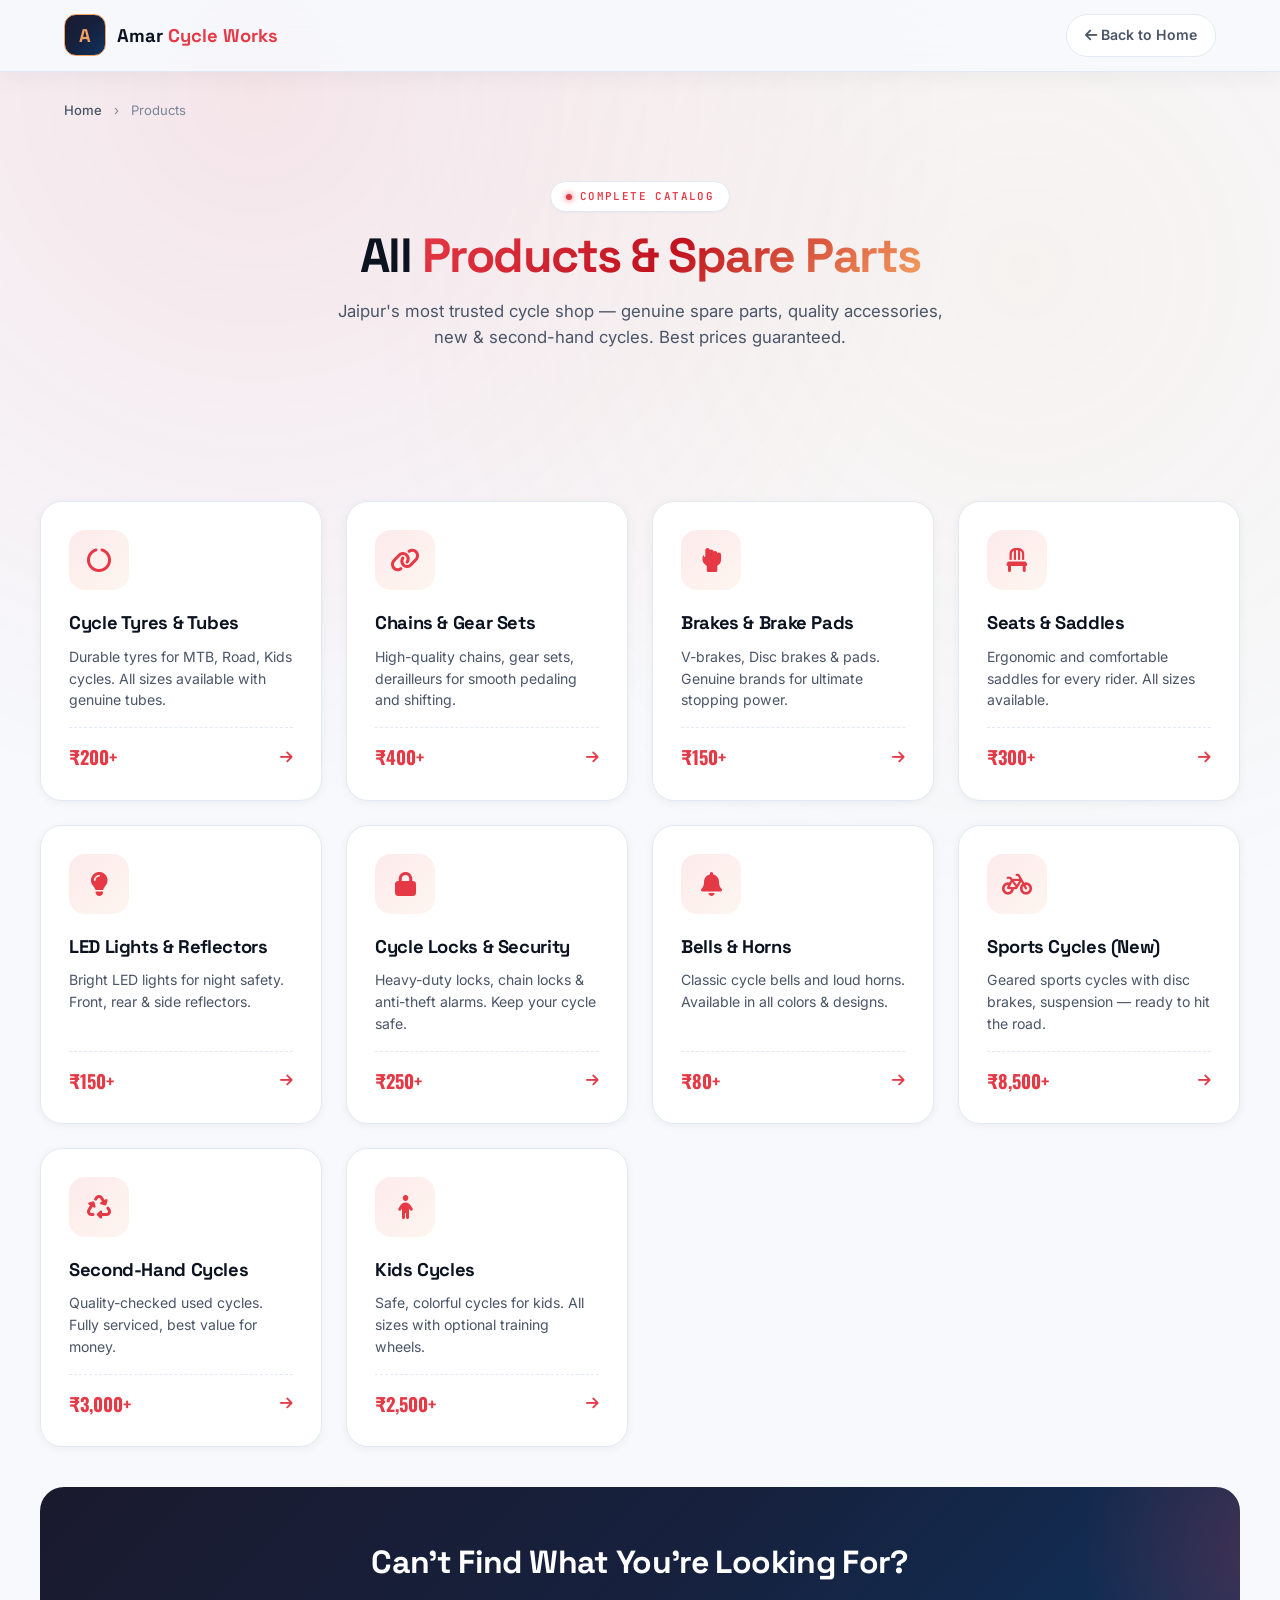
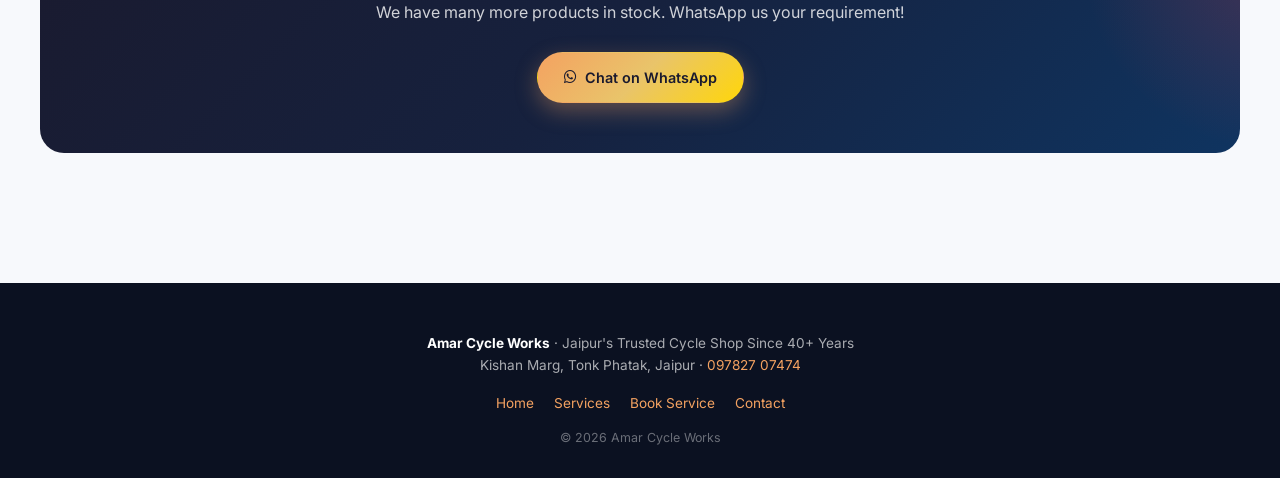
<file: products/index.html>
<!DOCTYPE html>
<html lang="en">
<head>
<meta charset="UTF-8">
<meta name="viewport" content="width=device-width, initial-scale=1.0">
<title>All Cycle Products & Spare Parts in Jaipur | Amar Cycle Works</title>
<meta name="description" content="Complete range of cycle spare parts & accessories in Jaipur. Tyres, chains, brakes, seats, lights, locks, bells, sports cycles, kids cycles, second-hand cycles. Best prices.">
<meta name="keywords" content="cycle spare parts jaipur, cycle accessories jaipur, cycle tyres jaipur, cycle chain jaipur, cycle brakes jaipur, cycle seats jaipur, sports cycles jaipur, kids cycles jaipur, second hand cycles jaipur">
<meta name="robots" content="index, follow">
<link rel="canonical" href="https://yashsaini0756.github.io/amar-cycle-works/products/">
<link rel="preconnect" href="https://fonts.googleapis.com">
<link rel="preconnect" href="https://fonts.gstatic.com" crossorigin>
<link href="https://fonts.googleapis.com/css2?family=Space+Grotesk:wght@400;500;600;700;800&family=Inter:wght@300;400;500;600;700&family=JetBrains+Mono:wght@400;500;600;700&family=Oswald:wght@500;600;700&display=swap" rel="stylesheet">
<link rel="stylesheet" href="https://cdnjs.cloudflare.com/ajax/libs/font-awesome/6.5.2/css/all.min.css">
<link rel="stylesheet" href="product.css">
<style>
.products-hero{text-align:center;padding:60px 0 30px;position:relative;z-index:1;}
.products-hero h1{font-size:clamp(2rem,5vw,3rem);font-weight:800;letter-spacing:-1.5px;line-height:1.15;margin-bottom:14px;}
.products-hero h1 span{background:linear-gradient(135deg,#e63946,#c1121f 50%,#f4a261);-webkit-background-clip:text;background-clip:text;color:transparent;}
.products-hero p{color:#4a5568;font-size:1.05rem;max-width:640px;margin:0 auto;}
.products-grid{display:grid;grid-template-columns:repeat(auto-fill,minmax(260px,1fr));gap:24px;margin-top:50px;}
.product-tile{background:#fff;border:1px solid #e3e9f2;border-radius:22px;padding:28px;transition:.35s cubic-bezier(.16,.84,.44,1);position:relative;overflow:hidden;display:flex;flex-direction:column;text-align:left;box-shadow:0 2px 10px rgba(15,23,42,.05);}
.product-tile::before{content:'';position:absolute;top:0;left:0;width:100%;height:4px;background:linear-gradient(135deg,#e63946,#f4a261);transform:scaleX(0);transform-origin:left;transition:.5s cubic-bezier(.16,.84,.44,1);}
.product-tile:hover{transform:translateY(-8px);border-color:rgba(230,57,70,.25);box-shadow:0 20px 50px rgba(15,23,42,.12);}
.product-tile:hover::before{transform:scaleX(1);}
.tile-icon{width:60px;height:60px;background:linear-gradient(135deg,rgba(230,57,70,.1),rgba(244,162,97,.1));border-radius:16px;display:flex;align-items:center;justify-content:center;font-size:1.5rem;color:#e63946;margin-bottom:18px;transition:.4s;}
.product-tile:hover .tile-icon{background:linear-gradient(135deg,#e63946,#c1121f);color:#fff;transform:scale(1.1) rotate(-8deg);}
.product-tile h3{font-size:1.15rem;margin-bottom:8px;color:#0b1220;}
.product-tile p{font-size:.88rem;color:#4a5568;margin-bottom:16px;flex-grow:1;line-height:1.55;}
.product-tile .tile-footer{display:flex;justify-content:space-between;align-items:center;padding-top:14px;border-top:1px dashed #e3e9f2;}
.product-tile .price{font-family:'Oswald',sans-serif;font-size:1.15rem;font-weight:700;color:#e63946;}
.product-tile .arrow{color:#e63946;font-size:.9rem;transition:.3s;}
.product-tile:hover .arrow{transform:translateX(5px);}
</style>
</head>
<body>

<header>
  <nav>
    <a href="../index.html" class="logo">
      <span class="logo-mark">A</span>
      <span class="logo-text">Amar <span>Cycle Works</span></span>
    </a>
    <a href="../index.html" class="nav-back"><i class="fas fa-arrow-left"></i> Back to Home</a>
  </nav>
</header>

<div class="breadcrumb">
  <a href="../index.html">Home</a> <span>›</span> Products
</div>

<section class="products-hero wrap">
  <span class="product-eyebrow">Complete Catalog</span>
  <h1>All <span>Products & Spare Parts</span></h1>
  <p>Jaipur's most trusted cycle shop — genuine spare parts, quality accessories, new & second-hand cycles. Best prices guaranteed.</p>
</section>

<section class="product-section wrap">
  <div class="products-grid">
    <a href="cycle-tyres.html" class="product-tile"><div class="tile-icon"><i class="fas fa-circle-notch"></i></div><h3>Cycle Tyres & Tubes</h3><p>Durable tyres for MTB, Road, Kids cycles. All sizes available with genuine tubes.</p><div class="tile-footer"><span class="price">₹200+</span><i class="fas fa-arrow-right arrow"></i></div></a>
    <a href="cycle-chains.html" class="product-tile"><div class="tile-icon"><i class="fas fa-link"></i></div><h3>Chains & Gear Sets</h3><p>High-quality chains, gear sets, derailleurs for smooth pedaling and shifting.</p><div class="tile-footer"><span class="price">₹400+</span><i class="fas fa-arrow-right arrow"></i></div></a>
    <a href="cycle-brakes.html" class="product-tile"><div class="tile-icon"><i class="fas fa-hand-rock"></i></div><h3>Brakes & Brake Pads</h3><p>V-brakes, Disc brakes & pads. Genuine brands for ultimate stopping power.</p><div class="tile-footer"><span class="price">₹150+</span><i class="fas fa-arrow-right arrow"></i></div></a>
    <a href="cycle-seats.html" class="product-tile"><div class="tile-icon"><i class="fas fa-chair"></i></div><h3>Seats & Saddles</h3><p>Ergonomic and comfortable saddles for every rider. All sizes available.</p><div class="tile-footer"><span class="price">₹300+</span><i class="fas fa-arrow-right arrow"></i></div></a>
    <a href="cycle-lights.html" class="product-tile"><div class="tile-icon"><i class="fas fa-lightbulb"></i></div><h3>LED Lights & Reflectors</h3><p>Bright LED lights for night safety. Front, rear & side reflectors.</p><div class="tile-footer"><span class="price">₹150+</span><i class="fas fa-arrow-right arrow"></i></div></a>
    <a href="cycle-locks.html" class="product-tile"><div class="tile-icon"><i class="fas fa-lock"></i></div><h3>Cycle Locks & Security</h3><p>Heavy-duty locks, chain locks & anti-theft alarms. Keep your cycle safe.</p><div class="tile-footer"><span class="price">₹250+</span><i class="fas fa-arrow-right arrow"></i></div></a>
    <a href="cycle-bells.html" class="product-tile"><div class="tile-icon"><i class="fas fa-bell"></i></div><h3>Bells & Horns</h3><p>Classic cycle bells and loud horns. Available in all colors & designs.</p><div class="tile-footer"><span class="price">₹80+</span><i class="fas fa-arrow-right arrow"></i></div></a>
    <a href="sports-cycles.html" class="product-tile"><div class="tile-icon"><i class="fas fa-bicycle"></i></div><h3>Sports Cycles (New)</h3><p>Geared sports cycles with disc brakes, suspension — ready to hit the road.</p><div class="tile-footer"><span class="price">₹8,500+</span><i class="fas fa-arrow-right arrow"></i></div></a>
    <a href="second-hand-cycles.html" class="product-tile"><div class="tile-icon"><i class="fas fa-recycle"></i></div><h3>Second-Hand Cycles</h3><p>Quality-checked used cycles. Fully serviced, best value for money.</p><div class="tile-footer"><span class="price">₹3,000+</span><i class="fas fa-arrow-right arrow"></i></div></a>
    <a href="kids-cycles.html" class="product-tile"><div class="tile-icon"><i class="fas fa-child"></i></div><h3>Kids Cycles</h3><p>Safe, colorful cycles for kids. All sizes with optional training wheels.</p><div class="tile-footer"><span class="price">₹2,500+</span><i class="fas fa-arrow-right arrow"></i></div></a>
  </div>
  <div class="cta-band">
    <h2>Can't Find What You're Looking For?</h2>
    <p>We have many more products in stock. WhatsApp us your requirement!</p>
    <a href="https://wa.me/919782707474?text=Hi,%20I%20want%20to%20enquire%20about%20cycle%20products" target="_blank" class="btn btn-gold"><i class="fab fa-whatsapp"></i> Chat on WhatsApp</a>
  </div>
</section>

<footer>
  <div class="foot-wrap">
    <p><strong>Amar Cycle Works</strong> · Jaipur's Trusted Cycle Shop Since 40+ Years</p>
    <p>Kishan Marg, Tonk Phatak, Jaipur · <a href="tel:09782707474">097827 07474</a></p>
    <div class="foot-links">
      <a href="../index.html">Home</a>
      <a href="../index.html#services">Services</a>
      <a href="../index.html#booking">Book Service</a>
      <a href="../index.html#contact">Contact</a>
    </div>
    <p style="margin-top:14px;font-size:.78rem;opacity:.6;">© <span id="y"></span> Amar Cycle Works</p>
  </div>
</footer>
<script>document.getElementById('y').textContent=new Date().getFullYear();</script>
</body>
</html>
</file>
<file: products/product.css>
*{margin:0;padding:0;box-sizing:border-box;-webkit-tap-highlight-color:transparent;}
html{scroll-behavior:smooth;-webkit-text-size-adjust:100%;}
body{font-family:'Inter',sans-serif;background:#f7f9fc;color:#0b1220;line-height:1.6;overflow-x:hidden;}
body::before{content:'';position:fixed;inset:0;pointer-events:none;z-index:0;background:radial-gradient(circle at 20% 10%,rgba(230,57,70,.1),transparent 55%),radial-gradient(circle at 80% 30%,rgba(244,162,97,.08),transparent 55%);}
a{color:inherit;text-decoration:none;}
ul{list-style:none;}
img{max-width:100%;display:block;}
h1,h2,h3,h4{font-family:'Space Grotesk','Oswald',sans-serif;letter-spacing:-.02em;font-weight:700;color:#0b1220;}
.wrap{max-width:1200px;margin:0 auto;padding:0 24px;position:relative;z-index:1;}
header{position:fixed;top:0;left:0;right:0;z-index:1000;padding:14px 0;background:rgba(247,249,252,.92);backdrop-filter:blur(20px);border-bottom:1px solid #e3e9f2;box-shadow:0 4px 24px rgba(15,23,42,.05);}
nav{display:flex;align-items:center;justify-content:space-between;gap:16px;max-width:1200px;margin:0 auto;padding:0 24px;}
.logo{display:flex;align-items:center;gap:11px;font-family:'Space Grotesk',sans-serif;font-weight:700;font-size:1.15rem;}
.logo-mark{width:42px;height:42px;border-radius:12px;background:linear-gradient(135deg,#1a1a2e,#16213e 50%,#0f3460);display:flex;align-items:center;justify-content:center;color:#f4a261;font-weight:700;font-size:1.15rem;border:1.5px solid #f4a261;transition:.4s;}
.logo:hover .logo-mark{transform:rotate(-15deg);}
.logo-text span{color:#e63946;}
.nav-back{padding:9px 18px;font-size:.88rem;color:#4a5568;border-radius:99px;background:#fff;border:1px solid #e3e9f2;font-weight:600;transition:.3s;}
.nav-back:hover{color:#e63946;border-color:#e63946;}
.breadcrumb{max-width:1200px;margin:100px auto 0;padding:0 24px;font-size:.82rem;color:#7a8699;position:relative;z-index:1;}
.breadcrumb a{color:#4a5568;font-weight:500;transition:.2s;}
.breadcrumb a:hover{color:#e63946;}
.breadcrumb span{margin:0 8px;color:#7a8699;}
.product-hero{padding:40px 0 60px;position:relative;z-index:1;}
.product-hero-grid{display:grid;grid-template-columns:1fr 1fr;gap:50px;align-items:center;max-width:1200px;margin:0 auto;padding:0 24px;}
.product-hero-img{background:linear-gradient(150deg,#eef2f9,#f7f9fc);border-radius:24px;padding:40px;display:flex;align-items:center;justify-content:center;min-height:400px;border:1px solid #e3e9f2;position:relative;overflow:hidden;box-shadow:0 20px 50px rgba(15,23,42,.08);}
.product-hero-img::before{content:'';position:absolute;inset:0;background:radial-gradient(circle at 50% 50%,rgba(230,57,70,.08),transparent 70%);}
.product-hero-img img{max-width:100%;max-height:400px;object-fit:contain;position:relative;z-index:2;transition:transform .5s;}
.product-hero-img:hover img{transform:scale(1.05) rotate(-3deg);}
.product-hero-img .watermark{position:absolute;bottom:14px;right:14px;background:rgba(0,0,0,.6);color:#fff;font-size:11px;padding:3px 10px;border-radius:6px;font-family:'JetBrains Mono',monospace;letter-spacing:.5px;z-index:3;backdrop-filter:blur(4px);}
.product-eyebrow{display:inline-flex;align-items:center;gap:8px;padding:6px 15px;background:#fff;border:1px solid #e3e9f2;border-radius:99px;font-family:'JetBrains Mono',monospace;font-size:.68rem;font-weight:600;letter-spacing:1.4px;text-transform:uppercase;color:#e63946;margin-bottom:16px;box-shadow:0 1px 2px rgba(15,23,42,.04);}
.product-eyebrow::before{content:'';width:6px;height:6px;border-radius:50%;background:#e63946;box-shadow:0 0 6px #e63946;}
.product-hero h1{font-size:clamp(1.8rem,4vw,2.8rem);font-weight:800;letter-spacing:-1.2px;line-height:1.15;margin-bottom:14px;}
.product-hero h1 span{background:linear-gradient(135deg,#e63946,#c1121f 50%,#f4a261);-webkit-background-clip:text;background-clip:text;color:transparent;}
.product-hero .product-desc{font-size:1.05rem;color:#4a5568;margin-bottom:24px;max-width:520px;}
.product-hero .price-tag{display:inline-flex;align-items:center;gap:10px;background:#fff;border:1px solid #e3e9f2;border-radius:16px;padding:14px 22px;margin-bottom:24px;box-shadow:0 2px 10px rgba(15,23,42,.05);}
.product-hero .price-tag .label{font-size:.75rem;color:#7a8699;text-transform:uppercase;letter-spacing:1px;font-weight:600;font-family:'JetBrains Mono',monospace;}
.product-hero .price-tag .value{font-family:'Oswald',sans-serif;font-size:1.6rem;font-weight:700;color:#e63946;}
.product-actions{display:flex;gap:12px;flex-wrap:wrap;margin-bottom:24px;}
.btn{display:inline-flex;align-items:center;justify-content:center;gap:8px;padding:13px 26px;border-radius:99px;font-size:.9rem;font-weight:600;font-family:inherit;border:1px solid transparent;cursor:pointer;transition:transform .3s cubic-bezier(.16,.84,.44,1),box-shadow .3s;white-space:nowrap;}
.btn-primary{background:linear-gradient(135deg,#e63946,#c1121f 50%,#f4a261);color:#fff;box-shadow:0 8px 22px rgba(230,57,70,.28);}
.btn-primary:hover{transform:translateY(-2px);box-shadow:0 14px 32px rgba(230,57,70,.42);}
.btn-gold{background:linear-gradient(135deg,#f4a261,#e9c46a 50%,#ffd60a);color:#1a1a2e;box-shadow:0 8px 22px rgba(244,162,97,.35);}
.btn-gold:hover{transform:translateY(-2px);box-shadow:0 14px 32px rgba(244,162,97,.5);}
.btn-ghost{background:#fff;color:#0b1220;border-color:#e3e9f2;box-shadow:0 1px 2px rgba(15,23,42,.04);}
.btn-ghost:hover{border-color:#e63946;color:#e63946;}
.product-trust{display:flex;gap:20px;flex-wrap:wrap;font-size:.82rem;color:#4a5568;}
.product-trust span{display:inline-flex;align-items:center;gap:6px;}
.product-trust i{color:#10b981;}
.product-section{padding:70px 0;position:relative;z-index:1;}
.product-section.alt{background:#fff;border-top:1px solid #e3e9f2;border-bottom:1px solid #e3e9f2;}
.section-title{font-size:clamp(1.5rem,3.5vw,2.1rem);font-weight:800;letter-spacing:-1px;line-height:1.2;margin-bottom:14px;}
.section-title span{background:linear-gradient(135deg,#e63946,#f4a261);-webkit-background-clip:text;background-clip:text;color:transparent;}
.section-sub{color:#4a5568;font-size:1rem;max-width:640px;margin-bottom:36px;}
.spec-grid{display:grid;grid-template-columns:repeat(auto-fit,minmax(220px,1fr));gap:20px;}
.spec-card{background:#fff;border:1px solid #e3e9f2;border-radius:18px;padding:24px;transition:.35s;box-shadow:0 2px 10px rgba(15,23,42,.05);}
.spec-card:hover{transform:translateY(-6px);box-shadow:0 20px 50px rgba(15,23,42,.12);border-color:rgba(230,57,70,.25);}
.spec-card i{font-size:1.5rem;color:#e63946;margin-bottom:14px;display:block;}
.spec-card h4{font-size:1rem;margin-bottom:8px;}
.spec-card p{font-size:.88rem;color:#4a5568;line-height:1.6;}
.features-list{display:grid;grid-template-columns:repeat(auto-fit,minmax(240px,1fr));gap:16px;margin-top:20px;}
.features-list li{display:flex;align-items:flex-start;gap:12px;font-size:.92rem;color:#4a5568;padding:14px;background:#fff;border-radius:12px;border:1px solid #e3e9f2;}
.features-list li i{color:#10b981;margin-top:3px;flex-shrink:0;}
.price-table{background:#fff;border:1px solid #e3e9f2;border-radius:20px;overflow:hidden;box-shadow:0 2px 10px rgba(15,23,42,.05);}
.price-row{display:flex;justify-content:space-between;align-items:center;padding:18px 26px;border-bottom:1px solid #f1f5f9;}
.price-row:last-child{border-bottom:none;}
.price-row .type{font-weight:600;font-size:.95rem;color:#0b1220;}
.price-row .type small{display:block;font-weight:400;font-size:.78rem;color:#7a8699;margin-top:2px;font-family:'JetBrains Mono',monospace;}
.price-row .price{font-family:'Oswald',sans-serif;font-size:1.3rem;font-weight:700;color:#e63946;}
.faq-list{display:flex;flex-direction:column;gap:12px;}
.faq-item{background:#fff;border:1px solid #e3e9f2;border-radius:14px;overflow:hidden;transition:.3s;}
.faq-item:hover{border-color:rgba(230,57,70,.25);}
.faq-q{padding:18px 22px;font-weight:600;font-size:.98rem;cursor:pointer;display:flex;justify-content:space-between;align-items:center;gap:16px;}
.faq-q::after{content:'+';font-size:1.4rem;color:#e63946;font-weight:300;transition:.3s;line-height:1;}
.faq-item.open .faq-q::after{transform:rotate(45deg);}
.faq-a{padding:0 22px;max-height:0;overflow:hidden;transition:max-height .35s ease,padding .35s;color:#4a5568;font-size:.92rem;line-height:1.7;}
.faq-item.open .faq-a{max-height:300px;padding:0 22px 20px;}
.cross-grid{display:grid;grid-template-columns:repeat(auto-fit,minmax(240px,1fr));gap:20px;}
.cross-card{background:#fff;border:1px solid #e3e9f2;border-radius:18px;padding:20px;transition:.3s;text-align:center;}
.cross-card:hover{transform:translateY(-6px);border-color:#f4a261;box-shadow:0 20px 50px rgba(15,23,42,.12);}
.cross-card .cross-icon{font-size:2rem;color:#e63946;margin-bottom:12px;}
.cross-card h4{font-size:.98rem;margin-bottom:6px;}
.cross-card p{font-size:.82rem;color:#7a8699;margin-bottom:14px;}
.cross-card .link{font-size:.82rem;font-weight:600;color:#e63946;}
.cta-band{background:linear-gradient(135deg,#1a1a2e,#16213e 50%,#0f3460);border-radius:24px;padding:50px 40px;text-align:center;color:#fff;position:relative;overflow:hidden;margin-top:40px;}
.cta-band::before{content:'';position:absolute;top:-50%;right:-20%;width:400px;height:400px;background:radial-gradient(circle,rgba(230,57,70,.25),transparent 70%);border-radius:50%;}
.cta-band h2{color:#fff;font-size:clamp(1.4rem,3vw,2rem);margin-bottom:12px;position:relative;z-index:2;}
.cta-band h2 span{color:#f4a261;}
.cta-band p{color:rgba(255,255,255,.8);margin-bottom:26px;position:relative;z-index:2;}
.cta-band .btn{position:relative;z-index:2;}
footer{background:#0b1121;color:rgba(255,255,255,.65);padding:50px 0 30px;font-size:.85rem;margin-top:60px;}
.foot-wrap{max-width:1200px;margin:0 auto;padding:0 24px;text-align:center;}
.foot-wrap strong{color:#fff;}
.foot-wrap a{color:#f4a261;}
.foot-wrap .foot-links{margin-top:16px;display:flex;gap:20px;justify-content:center;flex-wrap:wrap;}
.foot-wrap .foot-links a{transition:.2s;}
.foot-wrap .foot-links a:hover{color:#e63946;}
@media(max-width:900px){.product-hero-grid{grid-template-columns:1fr;gap:30px;}.product-hero-img{min-height:300px;padding:24px;}.product-hero-img img{max-height:280px;}}
@media(max-width:600px){header{padding:10px 0;}.logo{font-size:1rem;}.logo-mark{width:36px;height:36px;font-size:1rem;}.nav-back{padding:8px 14px;font-size:.78rem;}.breadcrumb{margin-top:80px;font-size:.72rem;}.product-section{padding:50px 0;}.price-row{padding:14px 18px;}.price-row .price{font-size:1.1rem;}.price-row .type{font-size:.88rem;}.cta-band{padding:36px 22px;border-radius:18px;}.product-actions .btn{flex:1;justify-content:center;}}
</file>
